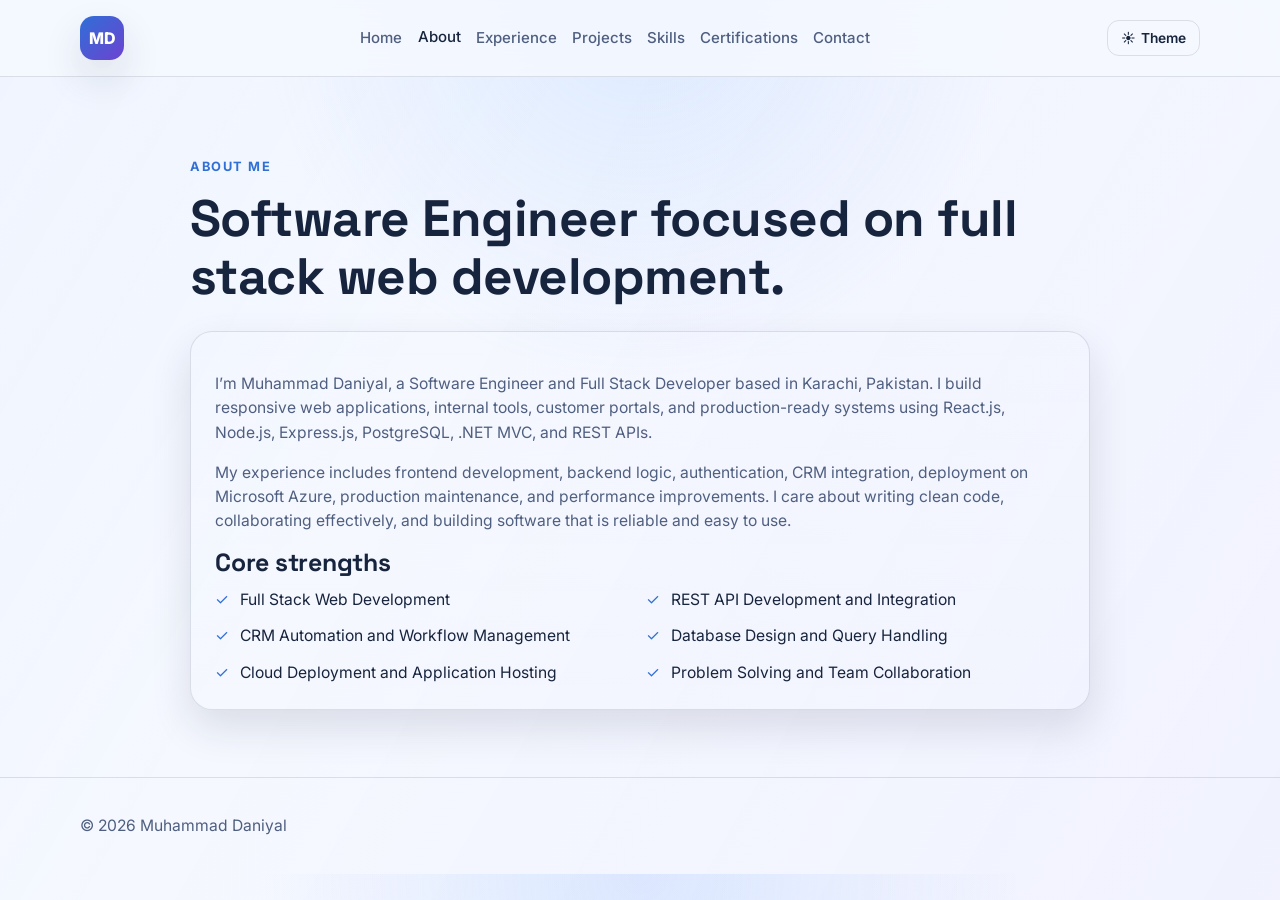
<file: about.html>
<!doctype html>
<html lang="en">
  <head>
    <meta charset="utf-8" />
    <meta name="viewport" content="width=device-width, initial-scale=1" />
    <title>About | Muhammad Daniyal</title>
    <meta name="description" content="About Muhammad Daniyal, Software Engineer and Full Stack Developer." />
    <link rel="preconnect" href="https://fonts.googleapis.com" />
    <link rel="preconnect" href="https://fonts.gstatic.com" crossorigin />
    <link href="https://fonts.googleapis.com/css2?family=Inter:wght@400;500;600;700;800&family=Space+Grotesk:wght@500;600;700&display=swap" rel="stylesheet" />
    <script>
      (() => {
        try {
          const storedTheme = localStorage.getItem('theme');
          const initialTheme = storedTheme || (window.matchMedia('(prefers-color-scheme: dark)').matches ? 'dark' : 'light');
          document.documentElement.setAttribute('data-theme', initialTheme);
        } catch (_) {
          document.documentElement.setAttribute('data-theme', 'dark');
        }
      })();
    </script>
    <link rel="stylesheet" href="assets/css/style.css" />
  </head>
  <body>
    <header class="site-header"><div class="container nav-wrap"><a class="brand" href="index.html">MD</a><nav id="site-nav" class="site-nav"><a href="index.html">Home</a><a href="about.html" class="active">About</a><a href="experience.html">Experience</a><a href="projects.html">Projects</a><a href="skills.html">Skills</a><a href="certifications.html">Certifications</a><a href="contact.html">Contact</a></nav><div class="nav-actions"><button class="theme-toggle" type="button" data-theme-toggle aria-label="Toggle theme"><span data-theme-icon>🌙</span><span class="theme-toggle__text">Theme</span></button><button class="nav-toggle" type="button" aria-expanded="false" aria-controls="site-nav">Menu</button></div></div></header>
    <main class="section"><div class="container narrow"><div class="section-heading"><p class="eyebrow">About Me</p><h1>Software Engineer focused on full stack web development.</h1></div><div class="card prose"><p>I’m Muhammad Daniyal, a Software Engineer and Full Stack Developer based in Karachi, Pakistan. I build responsive web applications, internal tools, customer portals, and production-ready systems using React.js, Node.js, Express.js, PostgreSQL, .NET MVC, and REST APIs.</p><p>My experience includes frontend development, backend logic, authentication, CRM integration, deployment on Microsoft Azure, production maintenance, and performance improvements. I care about writing clean code, collaborating effectively, and building software that is reliable and easy to use.</p><h2>Core strengths</h2><ul class="check-list two-col"><li>Full Stack Web Development</li><li>REST API Development and Integration</li><li>CRM Automation and Workflow Management</li><li>Database Design and Query Handling</li><li>Cloud Deployment and Application Hosting</li><li>Problem Solving and Team Collaboration</li></ul></div></div></main>
    <footer class="site-footer"><div class="container footer-wrap"><p>© 2026 Muhammad Daniyal</p></div></footer>
    <script src="assets/js/site.js" defer></script>
  </body>
</html>
</file>
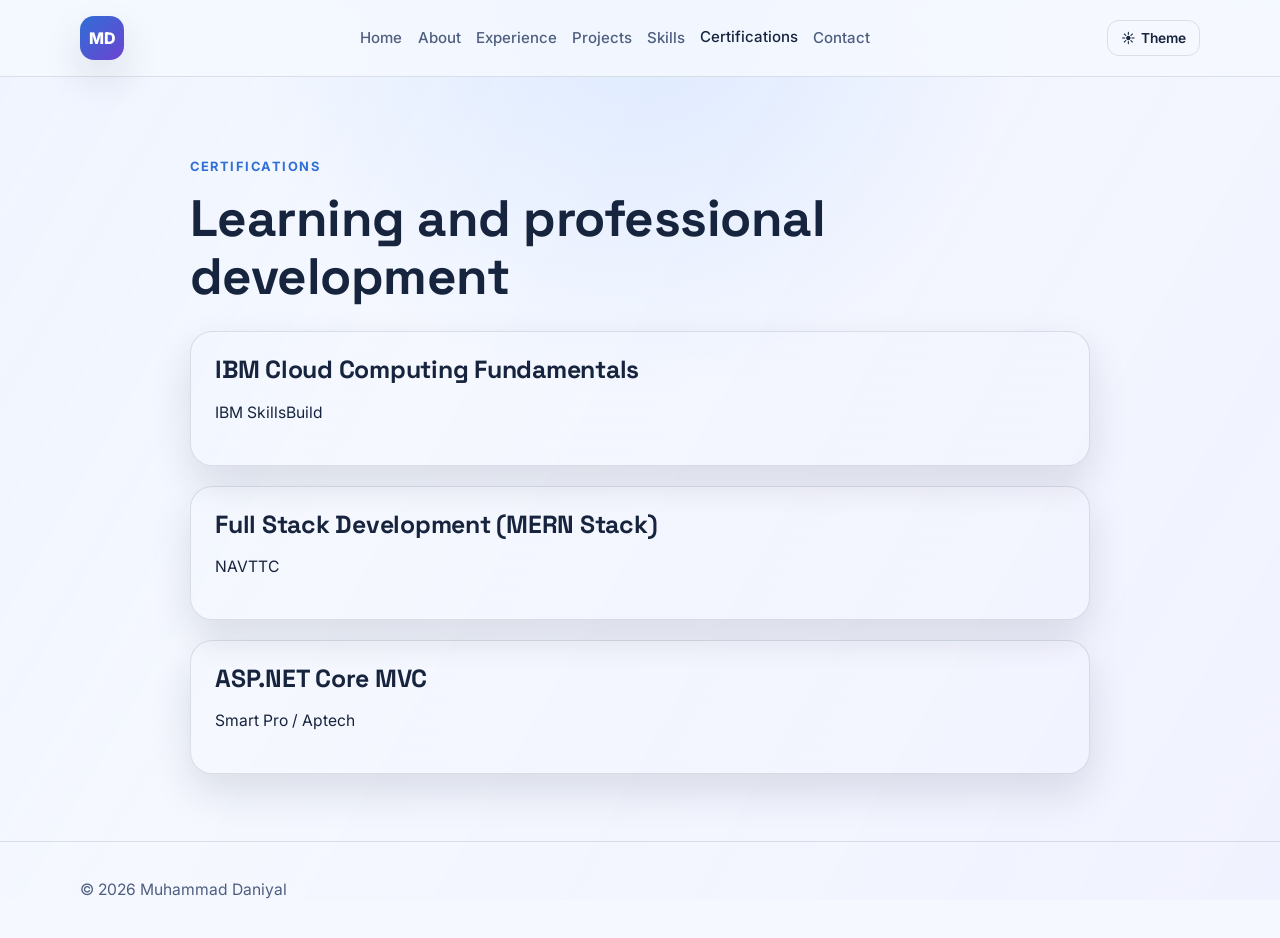
<file: certifications.html>
<!doctype html>
<html lang="en">
  <head>
    <meta charset="utf-8" />
    <meta name="viewport" content="width=device-width, initial-scale=1" />
    <title>Certifications | Muhammad Daniyal</title>
    <meta name="description" content="Certifications of Muhammad Daniyal." />
    <link rel="preconnect" href="https://fonts.googleapis.com" />
    <link rel="preconnect" href="https://fonts.gstatic.com" crossorigin />
    <link href="https://fonts.googleapis.com/css2?family=Inter:wght@400;500;600;700;800&family=Space+Grotesk:wght@500;600;700&display=swap" rel="stylesheet" />
    <script>
      (() => {
        try {
          const storedTheme = localStorage.getItem('theme');
          const initialTheme = storedTheme || (window.matchMedia('(prefers-color-scheme: dark)').matches ? 'dark' : 'light');
          document.documentElement.setAttribute('data-theme', initialTheme);
        } catch (_) {
          document.documentElement.setAttribute('data-theme', 'dark');
        }
      })();
    </script>
    <link rel="stylesheet" href="assets/css/style.css" />
  </head>
  <body>
    <header class="site-header"><div class="container nav-wrap"><a class="brand" href="index.html">MD</a><nav id="site-nav" class="site-nav"><a href="index.html">Home</a><a href="about.html">About</a><a href="experience.html">Experience</a><a href="projects.html">Projects</a><a href="skills.html">Skills</a><a href="certifications.html" class="active">Certifications</a><a href="contact.html">Contact</a></nav><div class="nav-actions"><button class="theme-toggle" type="button" data-theme-toggle aria-label="Toggle theme"><span data-theme-icon>🌙</span><span class="theme-toggle__text">Theme</span></button><button class="nav-toggle" type="button" aria-expanded="false" aria-controls="site-nav">Menu</button></div></div></header>
    <main class="section"><div class="container narrow"><div class="section-heading"><p class="eyebrow">Certifications</p><h1>Learning and professional development</h1></div><div class="grid-1"><article class="card"><h2>IBM Cloud Computing Fundamentals</h2><p>IBM SkillsBuild</p></article><article class="card"><h2>Full Stack Development (MERN Stack)</h2><p>NAVTTC</p></article><article class="card"><h2>ASP.NET Core MVC</h2><p>Smart Pro / Aptech</p></article></div></div></main>
    <footer class="site-footer"><div class="container footer-wrap"><p>© 2026 Muhammad Daniyal</p></div></footer>
    <script src="assets/js/site.js" defer></script>
  </body>
</html>
</file>
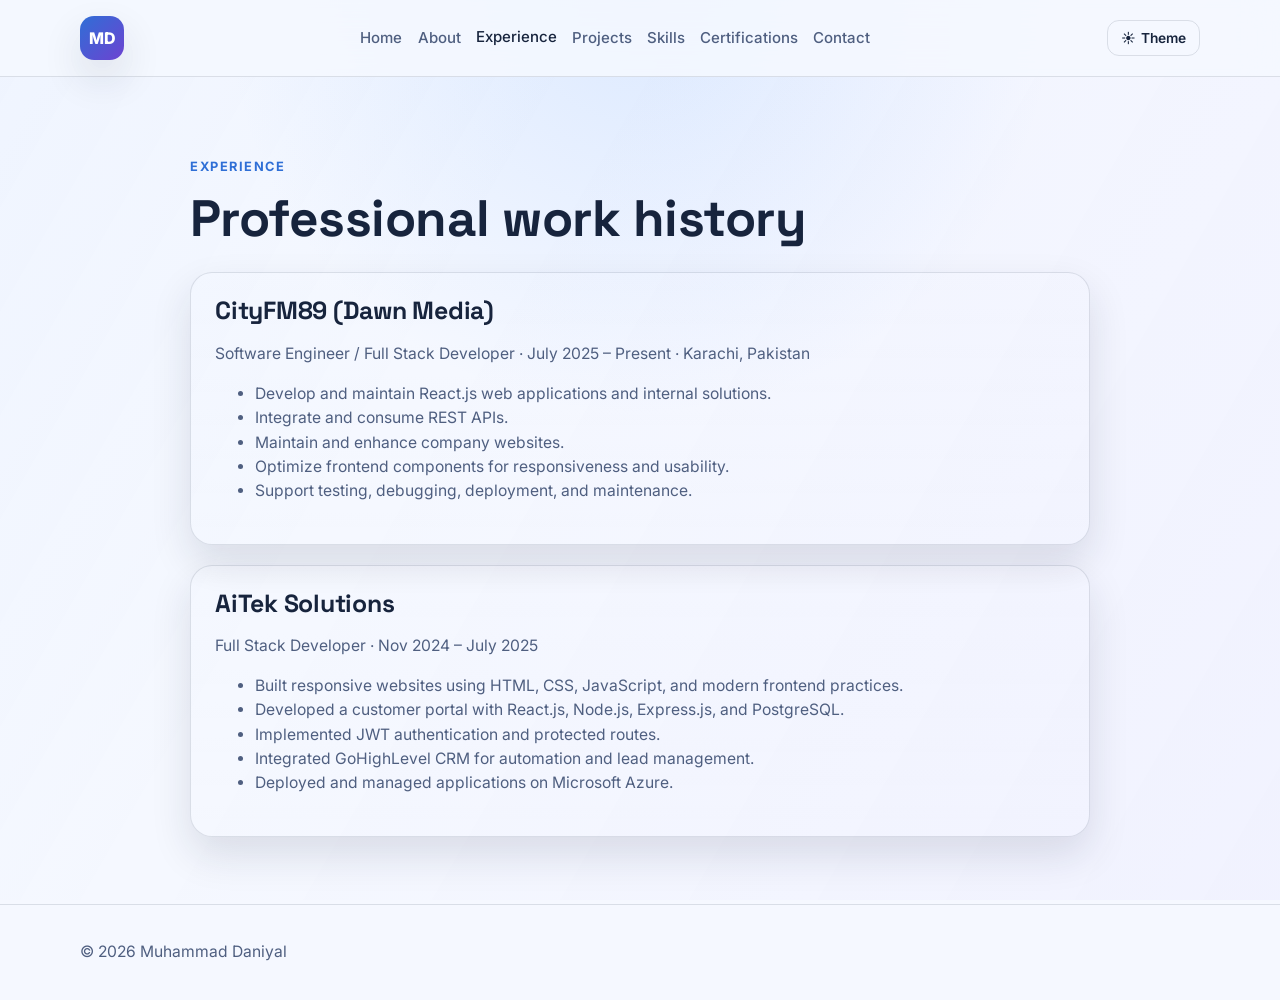
<file: experience.html>
<!doctype html>
<html lang="en">
  <head>
    <meta charset="utf-8" />
    <meta name="viewport" content="width=device-width, initial-scale=1" />
    <title>Experience | Muhammad Daniyal</title>
    <meta name="description" content="Work experience of Muhammad Daniyal." />
    <link rel="preconnect" href="https://fonts.googleapis.com" />
    <link rel="preconnect" href="https://fonts.gstatic.com" crossorigin />
    <link href="https://fonts.googleapis.com/css2?family=Inter:wght@400;500;600;700;800&family=Space+Grotesk:wght@500;600;700&display=swap" rel="stylesheet" />
    <script>
      (() => {
        try {
          const storedTheme = localStorage.getItem('theme');
          const initialTheme = storedTheme || (window.matchMedia('(prefers-color-scheme: dark)').matches ? 'dark' : 'light');
          document.documentElement.setAttribute('data-theme', initialTheme);
        } catch (_) {
          document.documentElement.setAttribute('data-theme', 'dark');
        }
      })();
    </script>
    <link rel="stylesheet" href="assets/css/style.css" />
  </head>
  <body>
    <header class="site-header"><div class="container nav-wrap"><a class="brand" href="index.html">MD</a><nav id="site-nav" class="site-nav"><a href="index.html">Home</a><a href="about.html">About</a><a href="experience.html" class="active">Experience</a><a href="projects.html">Projects</a><a href="skills.html">Skills</a><a href="certifications.html">Certifications</a><a href="contact.html">Contact</a></nav><div class="nav-actions"><button class="theme-toggle" type="button" data-theme-toggle aria-label="Toggle theme"><span data-theme-icon>🌙</span><span class="theme-toggle__text">Theme</span></button><button class="nav-toggle" type="button" aria-expanded="false" aria-controls="site-nav">Menu</button></div></div></header>
    <main class="section"><div class="container narrow"><div class="section-heading"><p class="eyebrow">Experience</p><h1>Professional work history</h1></div><div class="timeline"><article class="card timeline-item"><h2>CityFM89 (Dawn Media)</h2><p class="meta">Software Engineer / Full Stack Developer · July 2025 – Present · Karachi, Pakistan</p><ul><li>Develop and maintain React.js web applications and internal solutions.</li><li>Integrate and consume REST APIs.</li><li>Maintain and enhance company websites.</li><li>Optimize frontend components for responsiveness and usability.</li><li>Support testing, debugging, deployment, and maintenance.</li></ul></article><article class="card timeline-item"><h2>AiTek Solutions</h2><p class="meta">Full Stack Developer · Nov 2024 – July 2025</p><ul><li>Built responsive websites using HTML, CSS, JavaScript, and modern frontend practices.</li><li>Developed a customer portal with React.js, Node.js, Express.js, and PostgreSQL.</li><li>Implemented JWT authentication and protected routes.</li><li>Integrated GoHighLevel CRM for automation and lead management.</li><li>Deployed and managed applications on Microsoft Azure.</li></ul></article></div></div></main>
    <footer class="site-footer"><div class="container footer-wrap"><p>© 2026 Muhammad Daniyal</p></div></footer>
    <script src="assets/js/site.js" defer></script>
  </body>
</html>
</file>
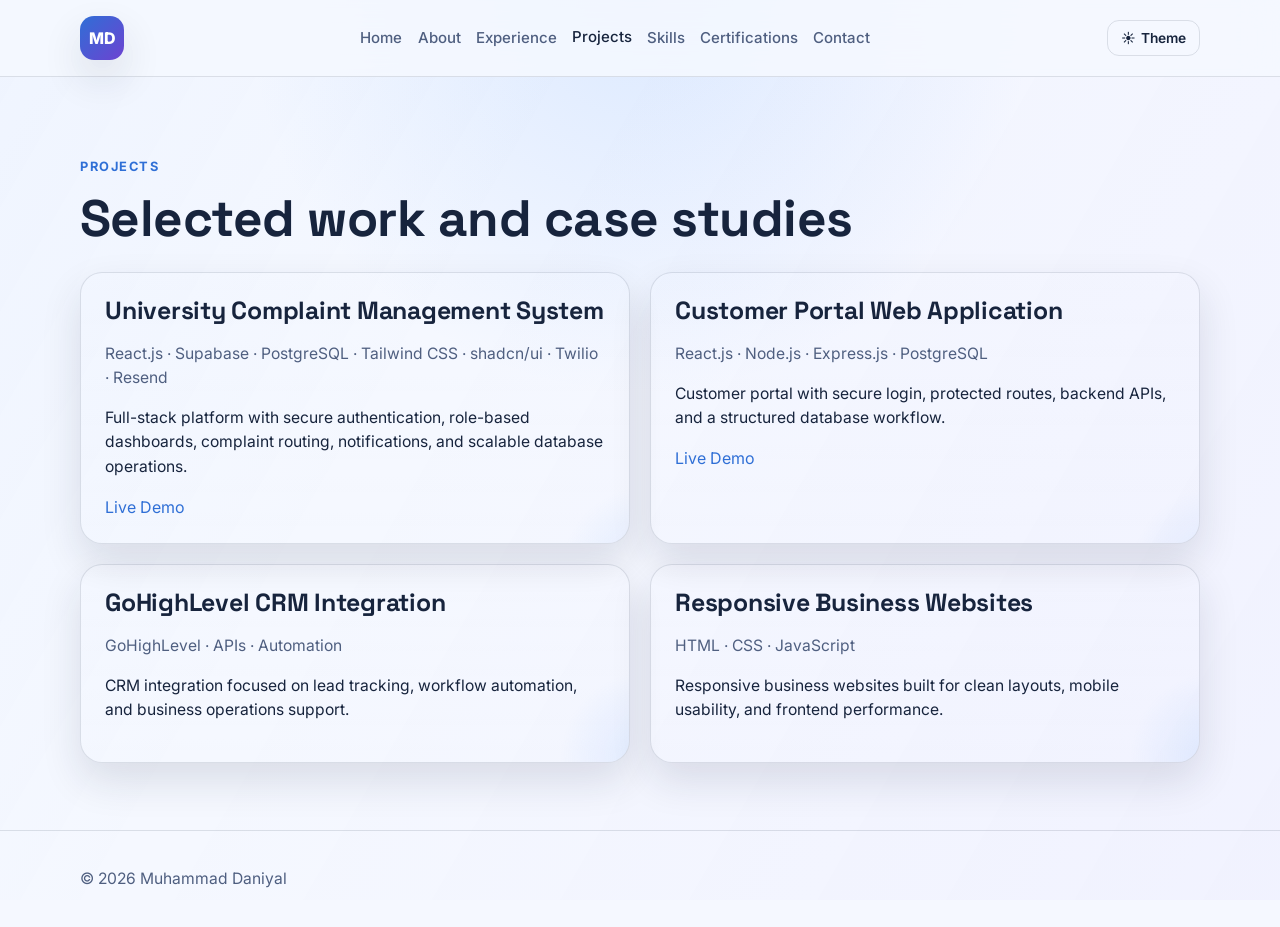
<file: projects.html>
<!doctype html>
<html lang="en">
  <head>
    <meta charset="utf-8" />
    <meta name="viewport" content="width=device-width, initial-scale=1" />
    <title>Projects | Muhammad Daniyal</title>
    <meta name="description" content="Selected projects by Muhammad Daniyal." />
    <link rel="preconnect" href="https://fonts.googleapis.com" />
    <link rel="preconnect" href="https://fonts.gstatic.com" crossorigin />
    <link href="https://fonts.googleapis.com/css2?family=Inter:wght@400;500;600;700;800&family=Space+Grotesk:wght@500;600;700&display=swap" rel="stylesheet" />
    <script>
      (() => {
        try {
          const storedTheme = localStorage.getItem('theme');
          const initialTheme = storedTheme || (window.matchMedia('(prefers-color-scheme: dark)').matches ? 'dark' : 'light');
          document.documentElement.setAttribute('data-theme', initialTheme);
        } catch (_) {
          document.documentElement.setAttribute('data-theme', 'dark');
        }
      })();
    </script>
    <link rel="stylesheet" href="assets/css/style.css" />
  </head>
  <body>
    <header class="site-header"><div class="container nav-wrap"><a class="brand" href="index.html">MD</a><nav id="site-nav" class="site-nav"><a href="index.html">Home</a><a href="about.html">About</a><a href="experience.html">Experience</a><a href="projects.html" class="active">Projects</a><a href="skills.html">Skills</a><a href="certifications.html">Certifications</a><a href="contact.html">Contact</a></nav><div class="nav-actions"><button class="theme-toggle" type="button" data-theme-toggle aria-label="Toggle theme"><span data-theme-icon>🌙</span><span class="theme-toggle__text">Theme</span></button><button class="nav-toggle" type="button" aria-expanded="false" aria-controls="site-nav">Menu</button></div></div></header>
    <main class="section"><div class="container"><div class="section-heading"><p class="eyebrow">Projects</p><h1>Selected work and case studies</h1></div><div class="grid-2"><article class="card project-card"><h2>University Complaint Management System</h2><p class="tags">React.js · Supabase · PostgreSQL · Tailwind CSS · shadcn/ui · Twilio · Resend</p><p>Full-stack platform with secure authentication, role-based dashboards, complaint routing, notifications, and scalable database operations.</p><a href="https://ucms-nu.vercel.app" target="_blank" rel="noreferrer">Live Demo</a></article><article class="card project-card"><h2>Customer Portal Web Application</h2><p class="tags">React.js · Node.js · Express.js · PostgreSQL</p><p>Customer portal with secure login, protected routes, backend APIs, and a structured database workflow.</p><a href="https://wolfofarches.com" target="_blank" rel="noreferrer">Live Demo</a></article><article class="card project-card"><h2>GoHighLevel CRM Integration</h2><p class="tags">GoHighLevel · APIs · Automation</p><p>CRM integration focused on lead tracking, workflow automation, and business operations support.</p></article><article class="card project-card"><h2>Responsive Business Websites</h2><p class="tags">HTML · CSS · JavaScript</p><p>Responsive business websites built for clean layouts, mobile usability, and frontend performance.</p></article></div></div></main>
    <footer class="site-footer"><div class="container footer-wrap"><p>© 2026 Muhammad Daniyal</p></div></footer>
    <script src="assets/js/site.js" defer></script>
  </body>
</html>
</file>
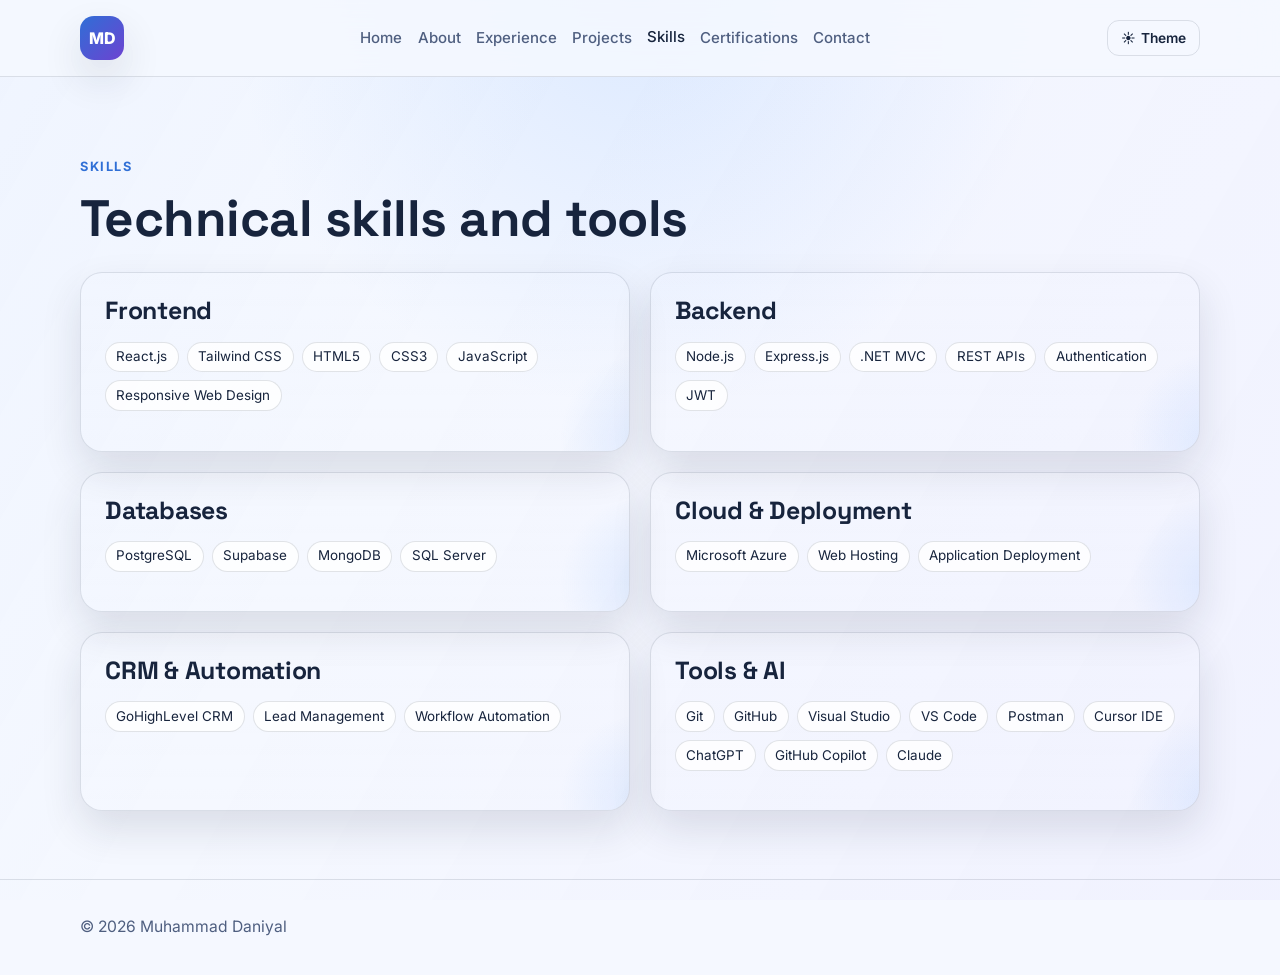
<file: skills.html>
<!doctype html>
<html lang="en">
  <head>
    <meta charset="utf-8" />
    <meta name="viewport" content="width=device-width, initial-scale=1" />
    <title>Skills | Muhammad Daniyal</title>
    <meta name="description" content="Skills and tools used by Muhammad Daniyal." />
    <link rel="preconnect" href="https://fonts.googleapis.com" />
    <link rel="preconnect" href="https://fonts.gstatic.com" crossorigin />
    <link href="https://fonts.googleapis.com/css2?family=Inter:wght@400;500;600;700;800&family=Space+Grotesk:wght@500;600;700&display=swap" rel="stylesheet" />
    <script>
      (() => {
        try {
          const storedTheme = localStorage.getItem('theme');
          const initialTheme = storedTheme || (window.matchMedia('(prefers-color-scheme: dark)').matches ? 'dark' : 'light');
          document.documentElement.setAttribute('data-theme', initialTheme);
        } catch (_) {
          document.documentElement.setAttribute('data-theme', 'dark');
        }
      })();
    </script>
    <link rel="stylesheet" href="assets/css/style.css" />
  </head>
  <body>
    <header class="site-header"><div class="container nav-wrap"><a class="brand" href="index.html">MD</a><nav id="site-nav" class="site-nav"><a href="index.html">Home</a><a href="about.html">About</a><a href="experience.html">Experience</a><a href="projects.html">Projects</a><a href="skills.html" class="active">Skills</a><a href="certifications.html">Certifications</a><a href="contact.html">Contact</a></nav><div class="nav-actions"><button class="theme-toggle" type="button" data-theme-toggle aria-label="Toggle theme"><span data-theme-icon>🌙</span><span class="theme-toggle__text">Theme</span></button><button class="nav-toggle" type="button" aria-expanded="false" aria-controls="site-nav">Menu</button></div></div></header>
    <main class="section"><div class="container"><div class="section-heading"><p class="eyebrow">Skills</p><h1>Technical skills and tools</h1></div><div class="grid-2 skill-grid"><article class="card"><h2>Frontend</h2><p class="skill-list"><span class="skill-badge">React.js</span><span class="skill-badge">Tailwind CSS</span><span class="skill-badge">HTML5</span><span class="skill-badge">CSS3</span><span class="skill-badge">JavaScript</span><span class="skill-badge">Responsive Web Design</span></p></article><article class="card"><h2>Backend</h2><p class="skill-list"><span class="skill-badge">Node.js</span><span class="skill-badge">Express.js</span><span class="skill-badge">.NET MVC</span><span class="skill-badge">REST APIs</span><span class="skill-badge">Authentication</span><span class="skill-badge">JWT</span></p></article><article class="card"><h2>Databases</h2><p class="skill-list"><span class="skill-badge">PostgreSQL</span><span class="skill-badge">Supabase</span><span class="skill-badge">MongoDB</span><span class="skill-badge">SQL Server</span></p></article><article class="card"><h2>Cloud & Deployment</h2><p class="skill-list"><span class="skill-badge">Microsoft Azure</span><span class="skill-badge">Web Hosting</span><span class="skill-badge">Application Deployment</span></p></article><article class="card"><h2>CRM & Automation</h2><p class="skill-list"><span class="skill-badge">GoHighLevel CRM</span><span class="skill-badge">Lead Management</span><span class="skill-badge">Workflow Automation</span></p></article><article class="card"><h2>Tools & AI</h2><p class="skill-list"><span class="skill-badge">Git</span><span class="skill-badge">GitHub</span><span class="skill-badge">Visual Studio</span><span class="skill-badge">VS Code</span><span class="skill-badge">Postman</span><span class="skill-badge">Cursor IDE</span><span class="skill-badge">ChatGPT</span><span class="skill-badge">GitHub Copilot</span><span class="skill-badge">Claude</span></p></article></div></div></main>
    <footer class="site-footer"><div class="container footer-wrap"><p>© 2026 Muhammad Daniyal</p></div></footer>
    <script src="assets/js/site.js" defer></script>
  </body>
</html>
</file>
<file: assets/css/style.css>
:root {
  --bg: #0b1220;
  --bg-soft: #111a2e;
  --card: #121c31;
  --text: #e7eefc;
  --muted: #a8b3cf;
  --brand: #6ea8fe;
  --brand-2: #8b5cf6;
  --border: rgba(255, 255, 255, 0.08);
  --header-bg: rgba(11, 18, 32, 0.85);
  --section-muted: rgba(255, 255, 255, 0.02);
  --shadow: 0 20px 50px rgba(0, 0, 0, 0.22);
}

[data-theme='light'] {
  --bg: #f5f8ff;
  --bg-soft: #ebf1ff;
  --card: #ffffff;
  --text: #17243d;
  --muted: #4f5f80;
  --brand: #2f6fd6;
  --brand-2: #6d43d1;
  --border: rgba(23, 36, 61, 0.12);
  --header-bg: rgba(245, 248, 255, 0.86);
  --section-muted: rgba(23, 36, 61, 0.03);
  --shadow: 0 18px 40px rgba(23, 36, 61, 0.12);
}

* { box-sizing: border-box; }
html { scroll-behavior: smooth; }
body {
  margin: 0;
  font-family: 'Inter', system-ui, sans-serif;
  font-size: 16px;
  background: radial-gradient(circle at top, rgba(110, 168, 254, 0.18), transparent 35%), var(--bg);
  color: var(--text);
  line-height: 1.55;
  overflow-x: hidden;
}

body::before {
  content: '';
  position: fixed;
  inset: 0;
  pointer-events: none;
  background: linear-gradient(120deg, rgba(110,168,254,0.06), transparent 35%, rgba(139,92,246,0.05));
  opacity: .7;
}

a { color: var(--brand); text-decoration: none; }
a:hover { text-decoration: underline; }
.container { width: min(1120px, calc(100% - 2rem)); margin: 0 auto; }
.narrow { width: min(900px, calc(100% - 2rem)); }
.section { padding: 4.2rem 0; position: relative; }
.muted { background: var(--section-muted); }
.site-header {
  position: sticky; top: 0; z-index: 10;
  backdrop-filter: blur(16px);
  background: var(--header-bg);
  border-bottom: 1px solid var(--border);
}
.nav-wrap { display: flex; align-items: center; justify-content: space-between; gap: 1rem; padding: 1rem 0; }
.brand {
  width: 44px; height: 44px; display: grid; place-items: center;
  border-radius: 14px; color: white; font-weight: 800;
  background: linear-gradient(135deg, var(--brand), var(--brand-2));
  box-shadow: var(--shadow);
}
.site-nav { display: flex; flex-wrap: wrap; gap: .95rem; align-items: center; }
.site-nav a { color: var(--muted); font-weight: 500; font-size: .94rem; transition: color .25s ease, transform .25s ease; }
.site-nav a.active, .site-nav a:hover { color: var(--text); text-decoration: none; transform: translateY(-1px); }
.nav-toggle { display: none; }
.nav-actions { display: flex; align-items: center; gap: .6rem; }
.hero-grid, .grid-2, .grid-3, .grid-1 { display: grid; gap: 1.25rem; }
.hero-grid { grid-template-columns: 1.4fr 1fr; align-items: center; }
.grid-2 { grid-template-columns: repeat(2, minmax(0, 1fr)); }
.grid-3 { grid-template-columns: repeat(3, minmax(0, 1fr)); }
.grid-1 { grid-template-columns: 1fr; }
.card {
  position: relative;
  background: linear-gradient(180deg, rgba(255,255,255,0.05), rgba(255,255,255,0.02));
  border: 1px solid var(--border);
  border-radius: 22px;
  padding: 1.5rem;
  box-shadow: var(--shadow);
  overflow: hidden;
}
.card::after {
  content: '';
  position: absolute;
  inset: auto -20% -45% auto;
  width: 180px;
  height: 180px;
  background: radial-gradient(circle, rgba(110,168,254,0.16), transparent 70%);
  pointer-events: none;
}
.eyebrow { color: var(--brand); text-transform: uppercase; letter-spacing: .12em; font-size: .8rem; font-weight: 700; }
h1,h2,h3 { line-height: 1.15; margin-top: 0; font-family: 'Space Grotesk', 'Inter', system-ui, sans-serif; letter-spacing: -.01em; }
h1 { font-size: clamp(2rem, 4vw, 3.7rem); margin-bottom: .85rem; }
h2 { font-size: clamp(1.25rem, 2.2vw, 1.55rem); margin-bottom: .65rem; }
h3 { font-size: 1.08rem; margin-bottom: .45rem; }
p, li, .meta, .tags, .hero-meta { font-size: .98rem; }
.lead { font-size: 1rem; color: var(--muted); max-width: 60ch; }
.typing-line { display: flex; align-items: center; gap: .35rem; margin: 0 0 1.15rem; color: var(--muted); font-size: .97rem; }
.typing-prefix { color: var(--text); font-weight: 600; }
.typing-text { color: var(--brand); font-weight: 600; min-height: 1.1em; }
.typing-cursor { color: var(--brand); animation: blinkCursor 1s step-end infinite; }
.cta-group { display: flex; gap: .9rem; flex-wrap: wrap; margin: 1.5rem 0; }
.btn { padding: .78rem 1.08rem; border-radius: 13px; font-weight: 600; font-size: .94rem; display: inline-block; transition: transform .25s ease, box-shadow .25s ease, opacity .25s ease, background-color .25s ease, color .25s ease; }
.btn:hover { transform: translateY(-2px); text-decoration: none; }
.btn-primary { background: linear-gradient(135deg, var(--brand), var(--brand-2)); color: white; box-shadow: 0 12px 30px rgba(110,168,254,.18); }
.btn-secondary { border: 1px solid var(--border); color: var(--text); background: color-mix(in srgb, var(--card) 74%, transparent); }
.btn.is-disabled, .btn[aria-disabled='true'] { opacity: .64; pointer-events: auto; cursor: not-allowed; }
.theme-toggle {
  border: 1px solid var(--border);
  background: transparent;
  color: var(--text);
  border-radius: 12px;
  padding: .55rem .8rem;
  font-family: 'Inter', system-ui, sans-serif;
  font-size: .86rem;
  font-weight: 600;
  display: inline-flex;
  align-items: center;
  gap: .35rem;
  cursor: pointer;
  transition: transform .25s ease, border-color .25s ease, background-color .25s ease;
}
.theme-toggle:hover { transform: translateY(-1px); border-color: color-mix(in srgb, var(--brand) 32%, var(--border)); text-decoration: none; }
.hero-meta, .meta, .tags { color: var(--muted); }
.hero-meta { display: flex; gap: 1rem; flex-wrap: wrap; font-size: .95rem; }
.section-heading { margin-bottom: 1.5rem; }
.check-list { list-style: none; padding: 0; margin: 0; display: grid; gap: .75rem; }
.check-list li::before { content: '✓'; color: var(--brand); margin-right: .7rem; }
.two-col { grid-template-columns: repeat(2, minmax(0, 1fr)); }
.prose p { color: var(--muted); }
.timeline { display: grid; gap: 1.25rem; }
.timeline-item ul { color: var(--muted); }
.site-footer { border-top: 1px solid var(--border); padding: 1.25rem 0; color: var(--muted); }
.footer-wrap { display: flex; justify-content: space-between; gap: 1rem; flex-wrap: wrap; }
.project-card, .timeline-item { height: 100%; }
.contact-card p { margin: .75rem 0; }
.skill-list {
  display: flex;
  flex-wrap: wrap;
  gap: .5rem;
}
.skill-badge {
  display: inline-flex;
  align-items: center;
  padding: .35rem .65rem;
  border-radius: 999px;
  border: 1px solid var(--border);
  background: color-mix(in srgb, var(--card) 80%, transparent);
  color: var(--text);
  font-size: .84rem;
  line-height: 1.3;
  transition: transform .25s ease, border-color .25s ease, box-shadow .25s ease, background-color .25s ease;
  animation: badgeIn .5s ease both;
}
.skill-badge:hover {
  transform: translateY(-2px) scale(1.02);
  border-color: color-mix(in srgb, var(--brand) 35%, var(--border));
  box-shadow: 0 8px 20px color-mix(in srgb, var(--brand) 20%, transparent);
}
.hero-copy { animation: fadeUp .8s ease both; }
.hero-card { transform: translateY(0); animation: floatCard 6s ease-in-out infinite; }
.hover-rise { transition: transform .25s ease, border-color .25s ease; }
.hover-rise:hover { transform: translateY(-6px); border-color: rgba(110,168,254,0.25); }
.orb {
  position: absolute;
  border-radius: 50%;
  filter: blur(5px);
  opacity: .55;
}
.orb-1 {
  width: 120px; height: 120px;
  background: radial-gradient(circle, rgba(110,168,254,.45), transparent 70%);
  top: -25px; right: -20px;
  animation: drift 8s ease-in-out infinite;
}
.orb-2 {
  width: 90px; height: 90px;
  background: radial-gradient(circle, rgba(139,92,246,.35), transparent 70%);
  bottom: -15px; left: -10px;
  animation: drift 7s ease-in-out infinite reverse;
}
.reveal { opacity: 0; transform: translateY(20px); transition: opacity .7s ease, transform .7s ease; }
.reveal.visible { opacity: 1; transform: translateY(0); }
.delay-1 { transition-delay: .1s; }
.delay-2 { transition-delay: .2s; }
.delay-3 { transition-delay: .3s; }

@keyframes fadeUp { from { opacity: 0; transform: translateY(20px); } to { opacity: 1; transform: translateY(0); } }
@keyframes floatCard { 0%,100% { transform: translateY(0); } 50% { transform: translateY(-8px); } }
@keyframes drift { 0%,100% { transform: translate3d(0,0,0) scale(1); } 50% { transform: translate3d(10px, -8px, 0) scale(1.05); } }
@keyframes blinkCursor { 50% { opacity: .2; } }
@keyframes badgeIn { from { opacity: 0; transform: translateY(5px); } to { opacity: 1; transform: translateY(0); } }

@media (max-width: 900px) {
  .hero-grid, .grid-2, .grid-3, .two-col { grid-template-columns: 1fr; }
  .site-nav { display: none; width: 100%; }
  .site-nav.open { display: flex; }
  .nav-wrap { flex-wrap: wrap; }
  .nav-toggle {
    display: inline-flex; align-items: center; justify-content: center;
    padding: .75rem 1rem; border-radius: 12px;
    border: 1px solid var(--border); background: transparent; color: var(--text);
  }
  .theme-toggle { padding: .75rem .9rem; }
  .theme-toggle__text { display: none; }
}
</file>
